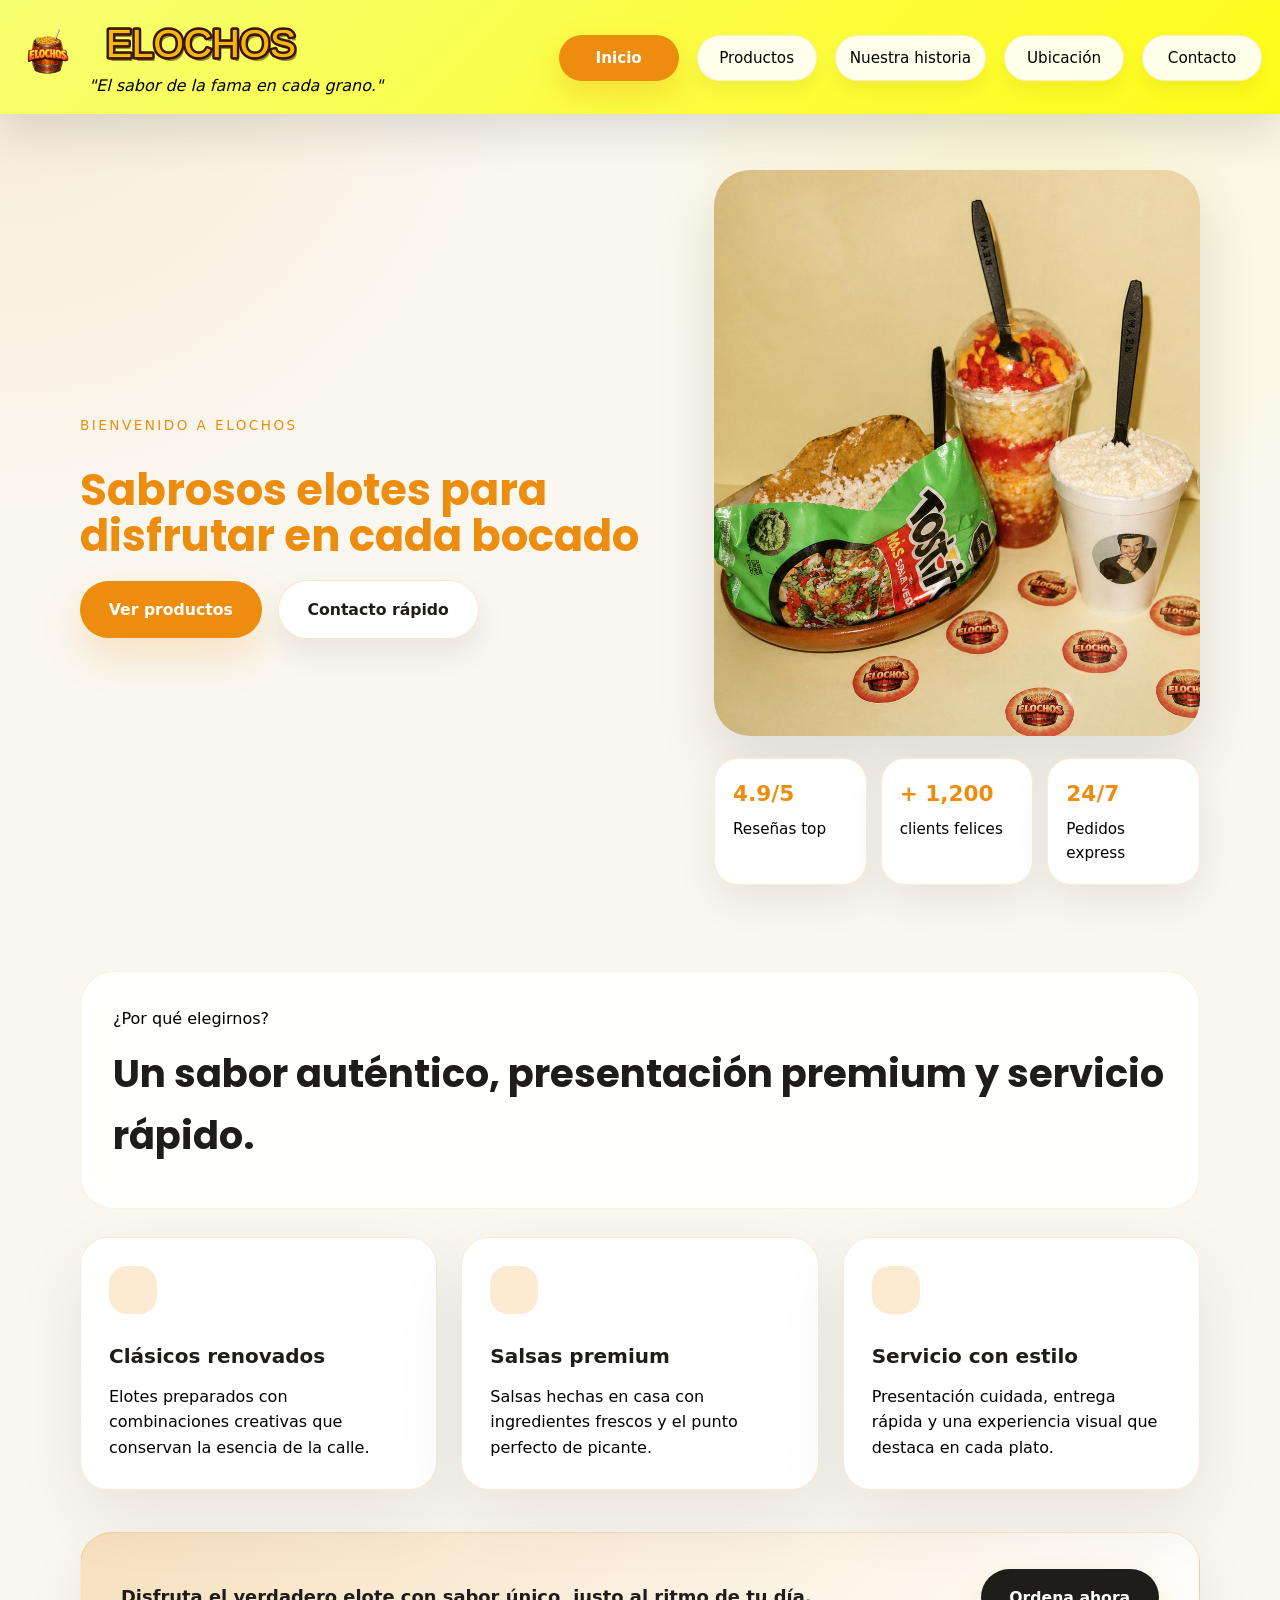
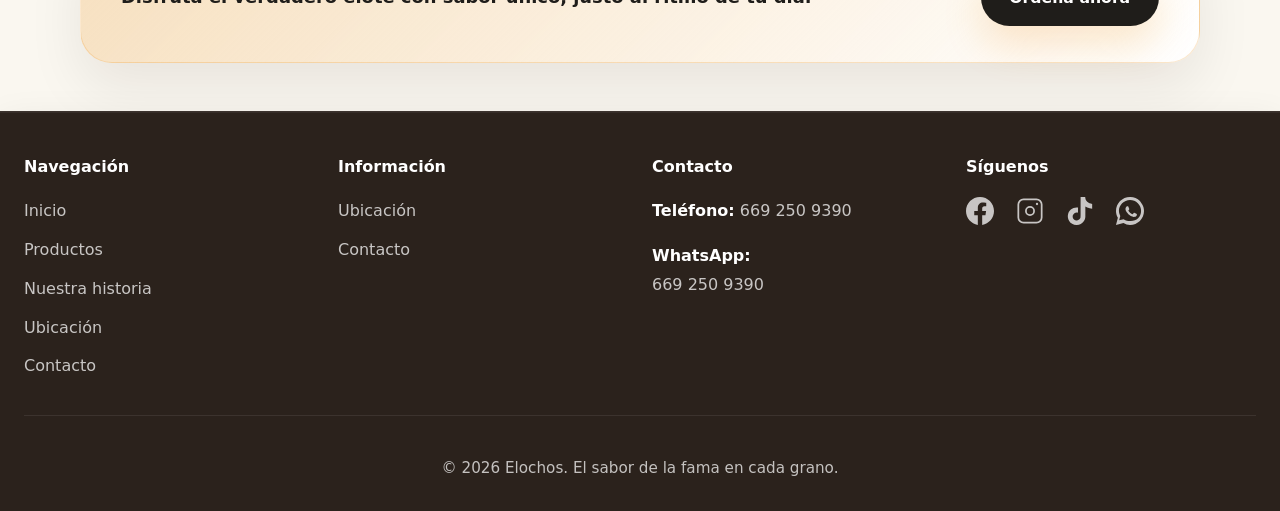
<file: index.html>
<!DOCTYPE html>
<html lang="es">
<head>
  <meta charset="UTF-8" />
  <meta name="viewport" content="width=device-width, initial-scale=1.0" />
  <title>Elochos | El sabor de la fama</title>
  <link rel="stylesheet" href="static/css/home.css" />
</head>
<body>
  <header class="site-header">
    <div class="brand">
      <a href="index.html">
        <img src="static/img/elochoslogo.png" alt="Logo Elochos" class="logo" />
      </a>
      <div>
        <img src="static/img/elochostexto.svg" alt="Elochos" class="logo-text" />
        <p>El sabor de la fama en cada grano.</p>
      </div>
    </div>
    <nav id="site-menu" class="site-nav nav-links" aria-label="Menú principal">
      <a href="index.html" class="active">Inicio</a>
      <a href="templates/productos.html">Productos</a>
      <a href="templates/historia.html">Nuestra historia</a>
      <a href="templates/ubicacion.html">Ubicación</a>
      <a href="templates/contacto.html">Contacto</a>
    </nav>
    <button class="hamburger" aria-expanded="false" aria-controls="site-menu" aria-label="Abrir menú desplegable">
      <span>Menú desplegable</span>
    </button>
  </header>

  <main class="page-content">
    <section class="hero">
      <div class="hero-copy">
        <p class="eyebrow">Bienvenido a Elochos</p>
        <h2>Sabrosos elotes para disfrutar en cada bocado</h2>
        <div class="hero-actions">
          <a class="button" href="templates/productos.html">Ver productos</a>
          <a class="button secondary" href="templates/contacto.html">Contacto rápido</a>
        </div>
      </div>
      <div class="hero-media">
        <img src="static/img/productos/tresproductos.jpeg" alt="Elote Elochito" />
        <div class="hero-stats">
          <div>
            <strong>4.9/5</strong>
            <span>Reseñas top</span>
          </div>
          <div>
            <strong>+ 1,200</strong>
            <span>clients felices</span>
          </div>
          <div>
            <strong>24/7</strong>
            <span>Pedidos express</span>
          </div>
        </div>
      </div>
    </section>

    <section class="section-heading">
      <p class="eyebrow">¿Por qué elegirnos?</p>
      <h2>Un sabor auténtico, presentación premium y servicio rápido.</h2>
    </section>

    <section class="feature-grid">
      <article>
        <span class="feature-icon"></span>
        <h3>Clásicos renovados</h3>
        <p>Elotes preparados con combinaciones creativas que conservan la esencia de la calle.</p>
      </article>
      <article>
        <span class="feature-icon"></span>
        <h3>Salsas premium</h3>
        <p>Salsas hechas en casa con ingredientes frescos y el punto perfecto de picante.</p>
      </article>
      <article>
        <span class="feature-icon"></span>
        <h3>Servicio con estilo</h3>
        <p>Presentación cuidada, entrega rápida y una experiencia visual que destaca en cada plato.</p>
      </article>
    </section>

    <section class="cta-banner">
      <div>
        <p>Disfruta el verdadero elote con sabor único, justo al ritmo de tu día.</p>
        <a class="button alt" href="templates/productos.html">Ordena ahora</a>
      </div>
    </section>
    
  </main>

  <footer class="site-footer">
    <div class="footer-grid">
      <div class="footer-column">
        <h4>Navegación</h4>
        <a href="index.html">Inicio</a>
        <a href="templates/productos.html">Productos</a>
        <a href="templates/historia.html">Nuestra historia</a>
        <a href="templates/ubicacion.html">Ubicación</a>
        <a href="templates/contacto.html">Contacto</a>
      </div>

      <div class="footer-column">
        <h4>Información</h4>
        <a href="templates/ubicacion.html">Ubicación</a>
        <a href="templates/contacto.html">Contacto</a>
      </div>

      <div class="footer-column">
        <h4>Contacto</h4>
        <p><strong>Teléfono:</strong> 669 250 9390</p>
        <p><strong>WhatsApp:</strong> <a href="https://wa.me/6692509390">669 250 9390</a></p>
      </div>

      <div class="footer-column">
        <h4>Síguenos</h4>
        <div class="footer-social">
          <a class="social-link" href="https://www.facebook.com/share/1BVQnHbkHA/?mibextid=wwXIfr" target="_blank" rel="noopener" aria-label="Facebook">
            <svg class="icon" viewBox="0 0 24 24" fill="currentColor" xmlns="http://www.w3.org/2000/svg" aria-hidden="true">
              <path d="M24 12.073c0-6.627-5.373-12-12-12s-12 5.373-12 12c0 5.99 4.388 10.954 10.125 11.854v-8.385H7.078v-3.47h3.047V9.43c0-3.007 1.792-4.669 4.533-4.669 1.312 0 2.686.235 2.686.235v2.953H15.83c-1.491 0-1.956.925-1.956 1.874v2.25h3.328l-.532 3.47h-2.796v8.385C19.612 23.027 24 18.062 24 12.073z"/>
            </svg>
          </a>
          <a class="social-link" href="https://www.instagram.com/elochos__/" target="_blank" rel="noopener" aria-label="Instagram">
            <svg class="icon" viewBox="0 0 24 24" fill="currentColor" xmlns="http://www.w3.org/2000/svg" aria-hidden="true">
              <rect x="2" y="2" width="20" height="20" rx="4.5" fill="none" stroke="currentColor" stroke-width="1.5"/>
              <circle cx="12" cy="12" r="3.5" fill="none" stroke="currentColor" stroke-width="1.5"/>
              <circle cx="18" cy="6" r="1" fill="currentColor"/>
            </svg>
          </a>
          <a class="social-link" href="https://www.tiktok.com/@elochos__/" target="_blank" rel="noopener" aria-label="TikTok">
            <svg class="icon" viewBox="0 0 24 24" fill="currentColor" xmlns="http://www.w3.org/2000/svg" aria-hidden="true">
              <path d="M12.525.02c1.31-.02 2.61-.01 3.91-.02.08 1.53.63 3.09 1.75 4.17 1.12 1.11 2.7 1.62 4.24 1.79v4.03c-1.44-.05-2.89-.35-4.2-.97-.57-.26-1.1-.59-1.62-.93-.01 2.92.01 5.84-.02 8.75-.08 1.4-.54 2.79-1.35 3.94-1.31 1.92-3.58 3.17-5.91 3.21-1.43.08-2.86-.31-4.08-1.03-2.02-1.19-3.44-3.37-3.65-5.71-.02-.5-.03-1-.01-1.49.18-1.9 1.12-3.72 2.58-4.96 1.66-1.44 3.98-2.13 6.15-1.72.02 1.48-.04 2.96-.04 4.44-.99-.32-2.15-.23-3.02.37-.63.41-1.11 1.04-1.36 1.75-.21.51-.15 1.07-.14 1.61.24 1.64 1.82 3.02 3.5 2.87 1.12-.01 2.19-.66 2.77-1.61.19-.33.4-.67.41-1.06.1-1.79.06-3.57.07-5.36.01-4.03-.01-8.05.02-12.07z"/>
            </svg>
          </a>
          <a class="social-link" href="https://wa.me/6692509390" target="_blank" rel="noopener" aria-label="WhatsApp">
            <svg class="icon" viewBox="0 0 24 24" fill="currentColor" xmlns="http://www.w3.org/2000/svg" aria-hidden="true">
              <path d="M20.52 3.48A11.86 11.86 0 0012 0C5.37 0 0 5.37 0 12c0 2.1.55 4.1 1.6 5.82L0 24l6.38-1.66A11.94 11.94 0 0012 24c6.63 0 12-5.37 12-12 0-1.98-.52-3.84-1.48-5.52zm-8.58 17.1c-1.8 0-3.55-.48-5.08-1.38l-.36-.21-3.78.98.96-3.68-.23-.37A9.53 9.53 0 012.5 12c0-5.2 4.22-9.5 9.5-9.5 2.54 0 4.92.99 6.7 2.8A9.4 9.4 0 0121.5 12c0 5.2-4.22 8.98-9.56 8.58z"/>
              <path d="M17.4 14.38c-.24-.12-1.42-.7-1.64-.78-.22-.08-.38-.12-.54.12-.16.24-.62.78-.76.94-.14.16-.28.18-.52.06-.24-.12-1.02-.38-1.94-1.2-.72-.64-1.2-1.42-1.34-1.66-.14-.24-.02-.36.1-.48.1-.1.24-.26.36-.4.12-.14.16-.24.24-.4.08-.16.04-.3-.02-.42-.06-.12-.54-1.3-.74-1.78-.2-.46-.4-.4-.54-.4-.14 0-.3 0-.46 0-.16 0-.42.06-.64.3-.22.24-.84.82-.84 2 0 1.18.86 2.32.98 2.48.12.16 1.7 2.6 4.12 3.64.58.25 1.03.4 1.38.52.58.2 1.1.17 1.52.1.46-.08 1.42-.58 1.62-1.14.2-.56.2-1.04.14-1.14-.06-.12-.22-.18-.46-.3z"/>
            </svg>
          </a>
        </div>
      </div>
    </div>
    <div class="footer-bottom">
      <p class="footer-note">© 2026 Elochos. El sabor de la fama en cada grano.</p>
    </div>
  </footer>
  <script src="static/js/menu.js"></script>
</body>
</html>
</file>
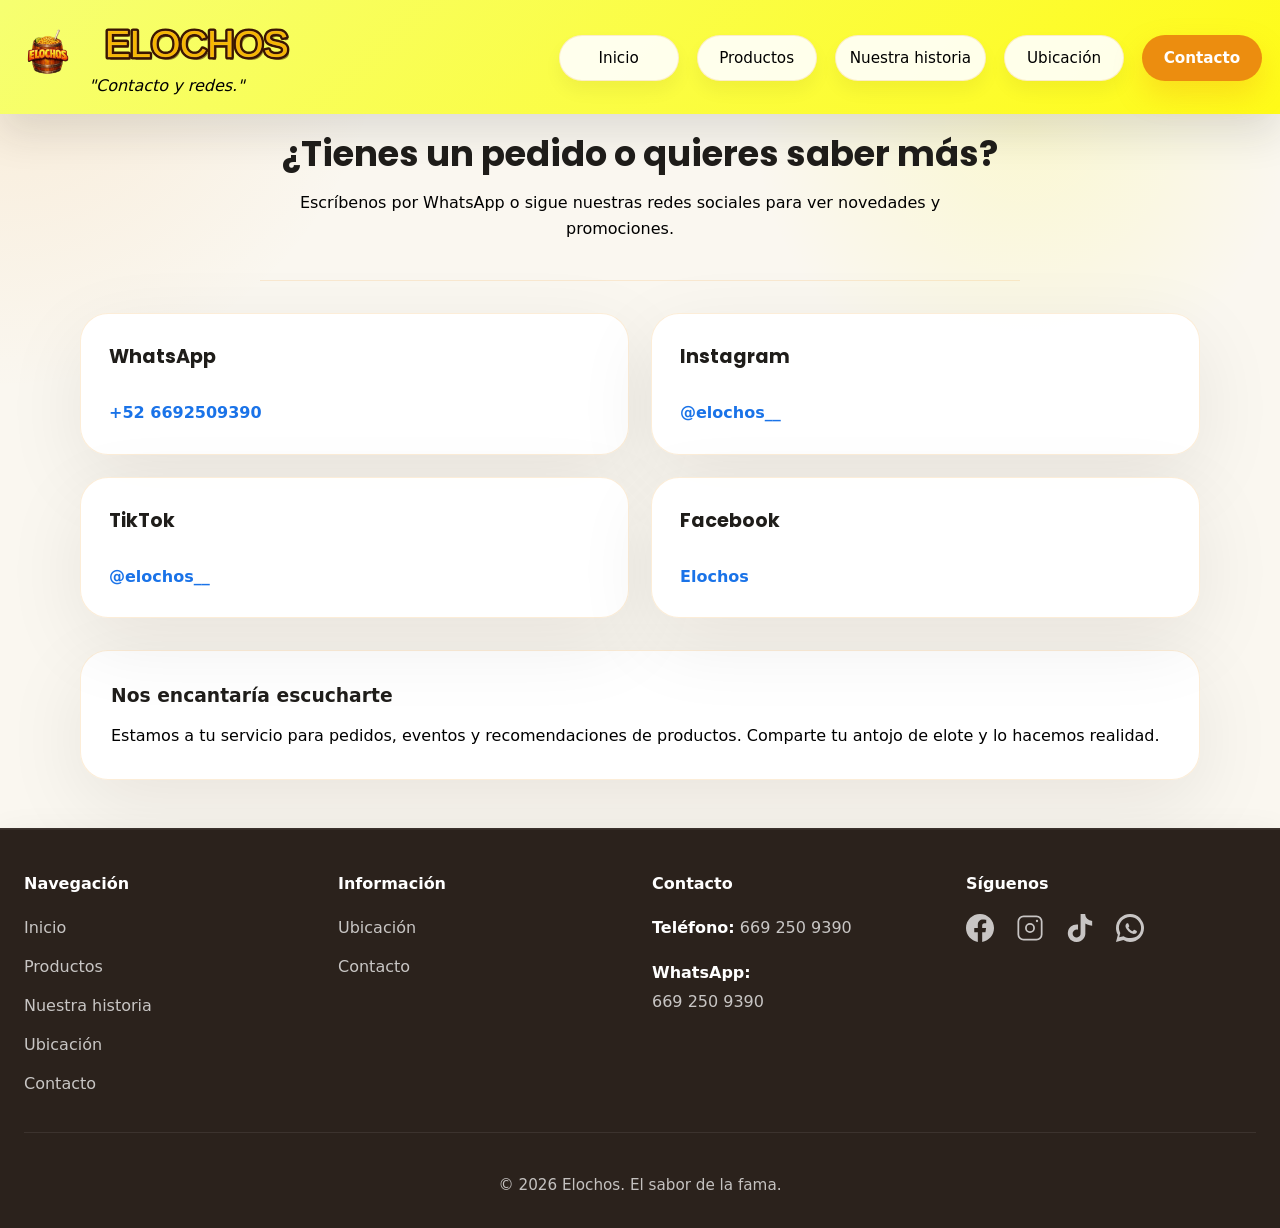
<file: templates/contacto.html>
<!DOCTYPE html>
<html lang="es">
<head>
  <meta charset="UTF-8" />
  <meta name="viewport" content="width=device-width, initial-scale=1.0" />
  <title>Contacto | Elochos</title>
  <link rel="stylesheet" href="../static/css/contacto.css" />
</head>
<body>
  <header class="site-header">
    <div class="brand">
      <a href="../index.html">
        <img src="../static/img/elochoslogo.png" alt="Logo Elochos" class="logo" />
      </a>
      <div>
          <img src="../static/img/elochostexto.svg" alt="Elochos" class="logo-text" />
        <p>Contacto y redes.</p>
      </div>
    </div>
    <nav id="site-menu" class="site-nav nav-links" aria-label="Menú principal">
      <a href="../index.html">Inicio</a>
      <a href="productos.html">Productos</a>
      <a href="historia.html">Nuestra historia</a>
      <a href="ubicacion.html">Ubicación</a>
      <a href="contacto.html" class="active">Contacto</a>
    </nav>
    <button class="hamburger" aria-expanded="false" aria-controls="site-menu" aria-label="Abrir menú desplegable">
      <span>Menú desplegable</span>
    </button>
  </header>
  
  <main class="page-content">
    <section class="section-heading">
      <h2>¿Tienes un pedido o quieres saber más?</h2>
      <p>Escríbenos por WhatsApp o sigue nuestras redes sociales para ver novedades y promociones.</p>
    </section>

    <section class="contact-grid">
      <article>
        <h3>WhatsApp</h3>
        <a href="https://wa.me/6692509390" target="_blank" rel="noopener">+52 6692509390</a>
      </article>
      <article>
        <h3>Instagram</h3>
        <a href="https://www.instagram.com/elochos__/" target="_blank" rel="noopener">@elochos__</a>
      </article>
      <article>
        <h3>TikTok</h3>
        <a href="https://www.tiktok.com/@elochos3?is_from_webapp=1&sender_device=pc" target="_blank" rel="noopener">@elochos__</a>
      </article>
      <article>
        <h3>Facebook</h3>
        <a href="https://www.facebook.com/share/1D2FkH1c2C/" target="_blank" rel="noopener">Elochos</a>
      </article>
    </section>

    <section class="contact-note">
      <h3>Nos encantaría escucharte</h3>
      <p>Estamos a tu servicio para pedidos, eventos y recomendaciones de productos. Comparte tu antojo de elote y lo hacemos realidad.</p>
    </section>
  </main>

  <footer class="site-footer">
    <div class="footer-grid">
      <div class="footer-column">
        <h4>Navegación</h4>
        <a href="../index.html">Inicio</a>
        <a href="productos.html">Productos</a>
        <a href="historia.html">Nuestra historia</a>
        <a href="ubicacion.html">Ubicación</a>
        <a href="contacto.html">Contacto</a>
      </div>

      <div class="footer-column">
        <h4>Información</h4>
        <a href="ubicacion.html">Ubicación</a>
        <a href="contacto.html">Contacto</a>
      </div>

      <div class="footer-column">
        <h4>Contacto</h4>
        <p><strong>Teléfono:</strong> 669 250 9390</p>
        <p><strong>WhatsApp:</strong> <a href="https://wa.me/6692509390">669 250 9390</a></p>
      </div>

      <div class="footer-column">
        <h4>Síguenos</h4>
        <div class="footer-social">
          <a class="social-link" href="https://www.facebook.com/share/1BVQnHbkHA/?mibextid=wwXIfr" target="_blank" rel="noopener" aria-label="Facebook">
            <svg class="icon" viewBox="0 0 24 24" fill="currentColor" xmlns="http://www.w3.org/2000/svg" aria-hidden="true">
              <path d="M24 12.073c0-6.627-5.373-12-12-12s-12 5.373-12 12c0 5.99 4.388 10.954 10.125 11.854v-8.385H7.078v-3.47h3.047V9.43c0-3.007 1.792-4.669 4.533-4.669 1.312 0 2.686.235 2.686.235v2.953H15.83c-1.491 0-1.956.925-1.956 1.874v2.25h3.328l-.532 3.47h-2.796v8.385C19.612 23.027 24 18.062 24 12.073z"/>
            </svg>
          </a>
          <a class="social-link" href="https://www.instagram.com/elochos__/" target="_blank" rel="noopener" aria-label="Instagram">
            <svg class="icon" viewBox="0 0 24 24" fill="currentColor" xmlns="http://www.w3.org/2000/svg" aria-hidden="true">
              <rect x="2" y="2" width="20" height="20" rx="4.5" fill="none" stroke="currentColor" stroke-width="1.5"/>
              <circle cx="12" cy="12" r="3.5" fill="none" stroke="currentColor" stroke-width="1.5"/>
              <circle cx="18" cy="6" r="1" fill="currentColor"/>
            </svg>
          </a>
          <a class="social-link" href="https://www.tiktok.com/@elochos__/" target="_blank" rel="noopener" aria-label="TikTok">
            <svg class="icon" viewBox="0 0 24 24" fill="currentColor" xmlns="http://www.w3.org/2000/svg" aria-hidden="true">
              <path d="M12.525.02c1.31-.02 2.61-.01 3.91-.02.08 1.53.63 3.09 1.75 4.17 1.12 1.11 2.7 1.62 4.24 1.79v4.03c-1.44-.05-2.89-.35-4.2-.97-.57-.26-1.1-.59-1.62-.93-.01 2.92.01 5.84-.02 8.75-.08 1.4-.54 2.79-1.35 3.94-1.31 1.92-3.58 3.17-5.91 3.21-1.43.08-2.86-.31-4.08-1.03-2.02-1.19-3.44-3.37-3.65-5.71-.02-.5-.03-1-.01-1.49.18-1.9 1.12-3.72 2.58-4.96 1.66-1.44 3.98-2.13 6.15-1.72.02 1.48-.04 2.96-.04 4.44-.99-.32-2.15-.23-3.02.37-.63.41-1.11 1.04-1.36 1.75-.21.51-.15 1.07-.14 1.61.24 1.64 1.82 3.02 3.5 2.87 1.12-.01 2.19-.66 2.77-1.61.19-.33.4-.67.41-1.06.1-1.79.06-3.57.07-5.36.01-4.03-.01-8.05.02-12.07z"/>
            </svg>
          </a>
          <a class="social-link" href="https://wa.me/6692509390" target="_blank" rel="noopener" aria-label="WhatsApp">
            <svg class="icon" viewBox="0 0 24 24" fill="currentColor" xmlns="http://www.w3.org/2000/svg" aria-hidden="true">
              <path d="M20.52 3.48A11.86 11.86 0 0012 0C5.37 0 0 5.37 0 12c0 2.1.55 4.1 1.6 5.82L0 24l6.38-1.66A11.94 11.94 0 0012 24c6.63 0 12-5.37 12-12 0-1.98-.52-3.84-1.48-5.52zm-8.58 17.1c-1.8 0-3.55-.48-5.08-1.38l-.36-.21-3.78.98.96-3.68-.23-.37A9.53 9.53 0 012.5 12c0-5.2 4.22-9.5 9.5-9.5 2.54 0 4.92.99 6.7 2.8A9.4 9.4 0 0121.5 12c0 5.2-4.22 8.98-9.56 8.58z"/>
              <path d="M17.4 14.38c-.24-.12-1.42-.7-1.64-.78-.22-.08-.38-.12-.54.12-.16.24-.62.78-.76.94-.14.16-.28.18-.52.06-.24-.12-1.02-.38-1.94-1.2-.72-.64-1.2-1.42-1.34-1.66-.14-.24-.02-.36.1-.48.1-.1.24-.26.36-.4.12-.14.16-.24.24-.4.08-.16.04-.3-.02-.42-.06-.12-.54-1.3-.74-1.78-.2-.46-.4-.4-.54-.4-.14 0-.3 0-.46 0-.16 0-.42.06-.64.3-.22.24-.84.82-.84 2 0 1.18.86 2.32.98 2.48.12.16 1.7 2.6 4.12 3.64.58.25 1.03.4 1.38.52.58.2 1.1.17 1.52.1.46-.08 1.42-.58 1.62-1.14.2-.56.2-1.04.14-1.14-.06-.12-.22-.18-.46-.3z"/>
            </svg>
          </a>
        </div>
      </div>
    </div>
    <div class="footer-bottom">
      <p class="footer-note">© 2026 Elochos. El sabor de la fama.</p>
    </div>
  </footer>
  <script src="../static/js/menu.js"></script>
</body>
</html>
</file>
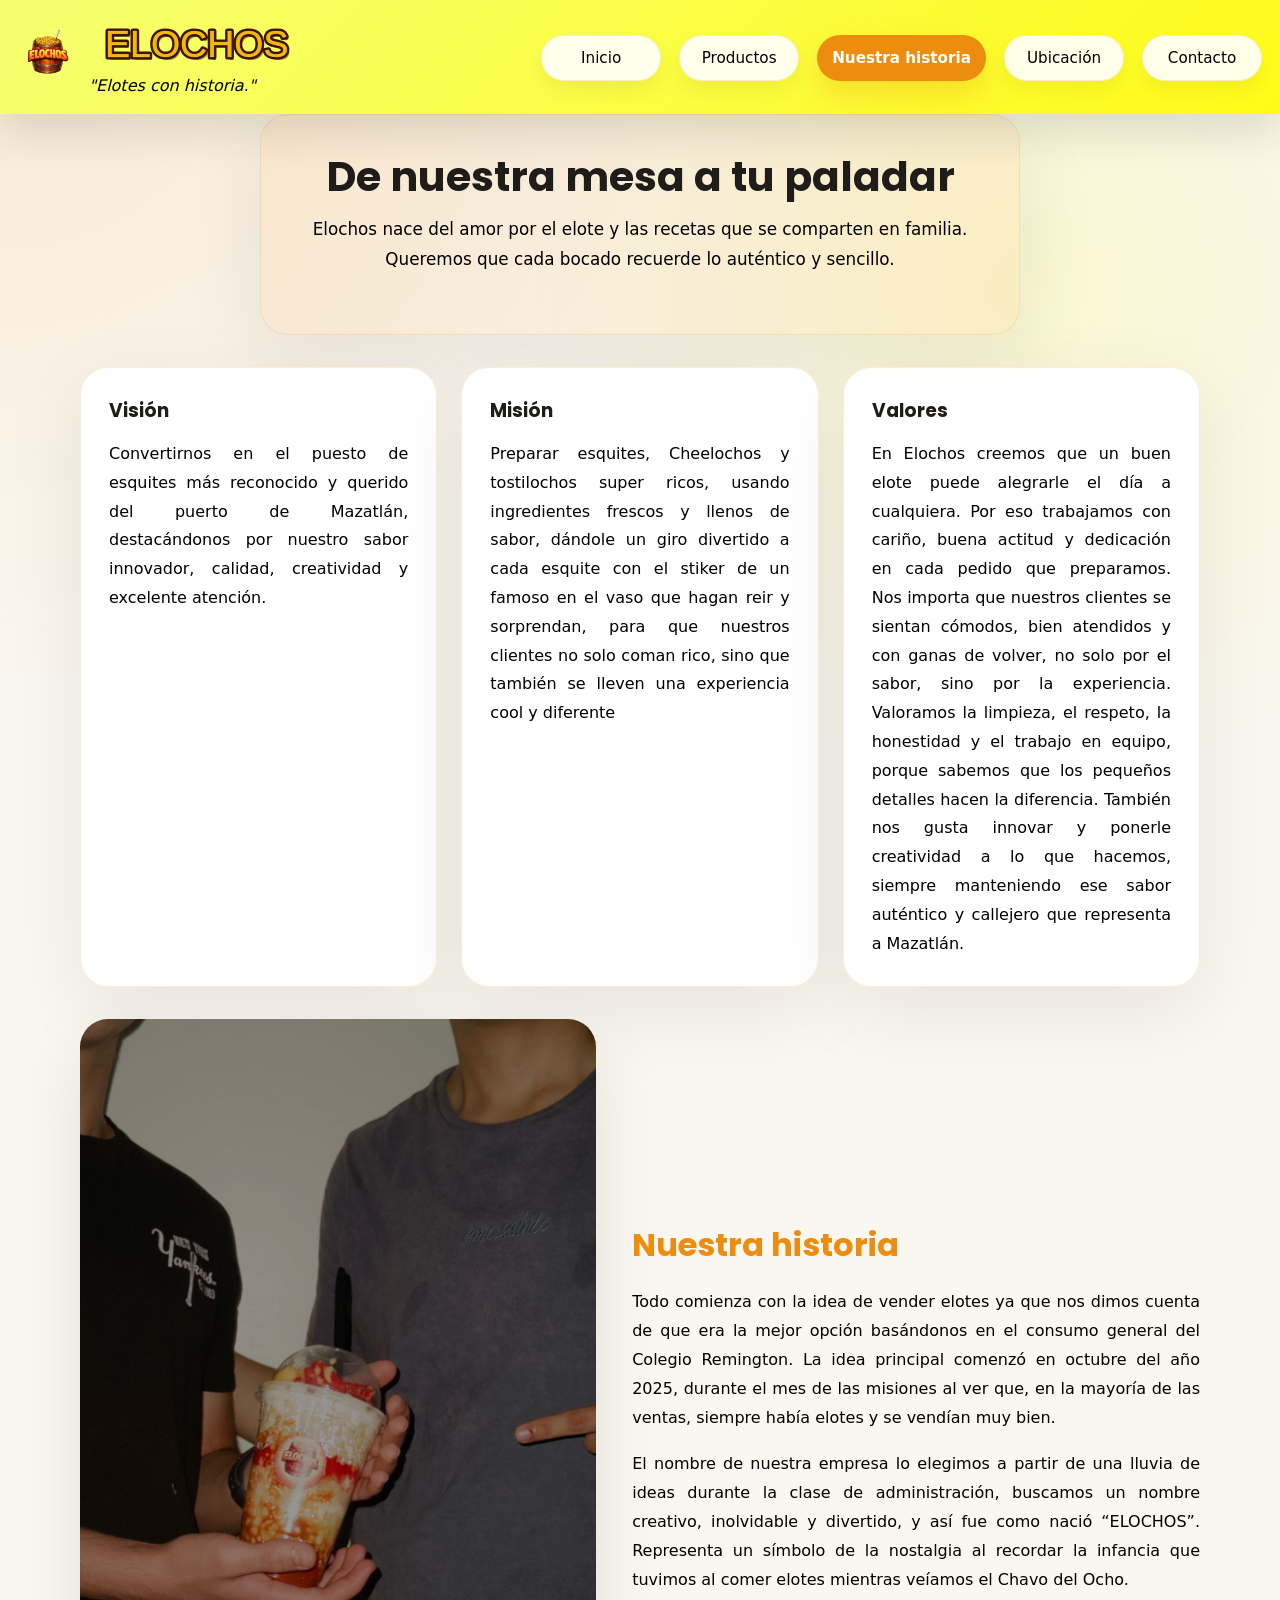
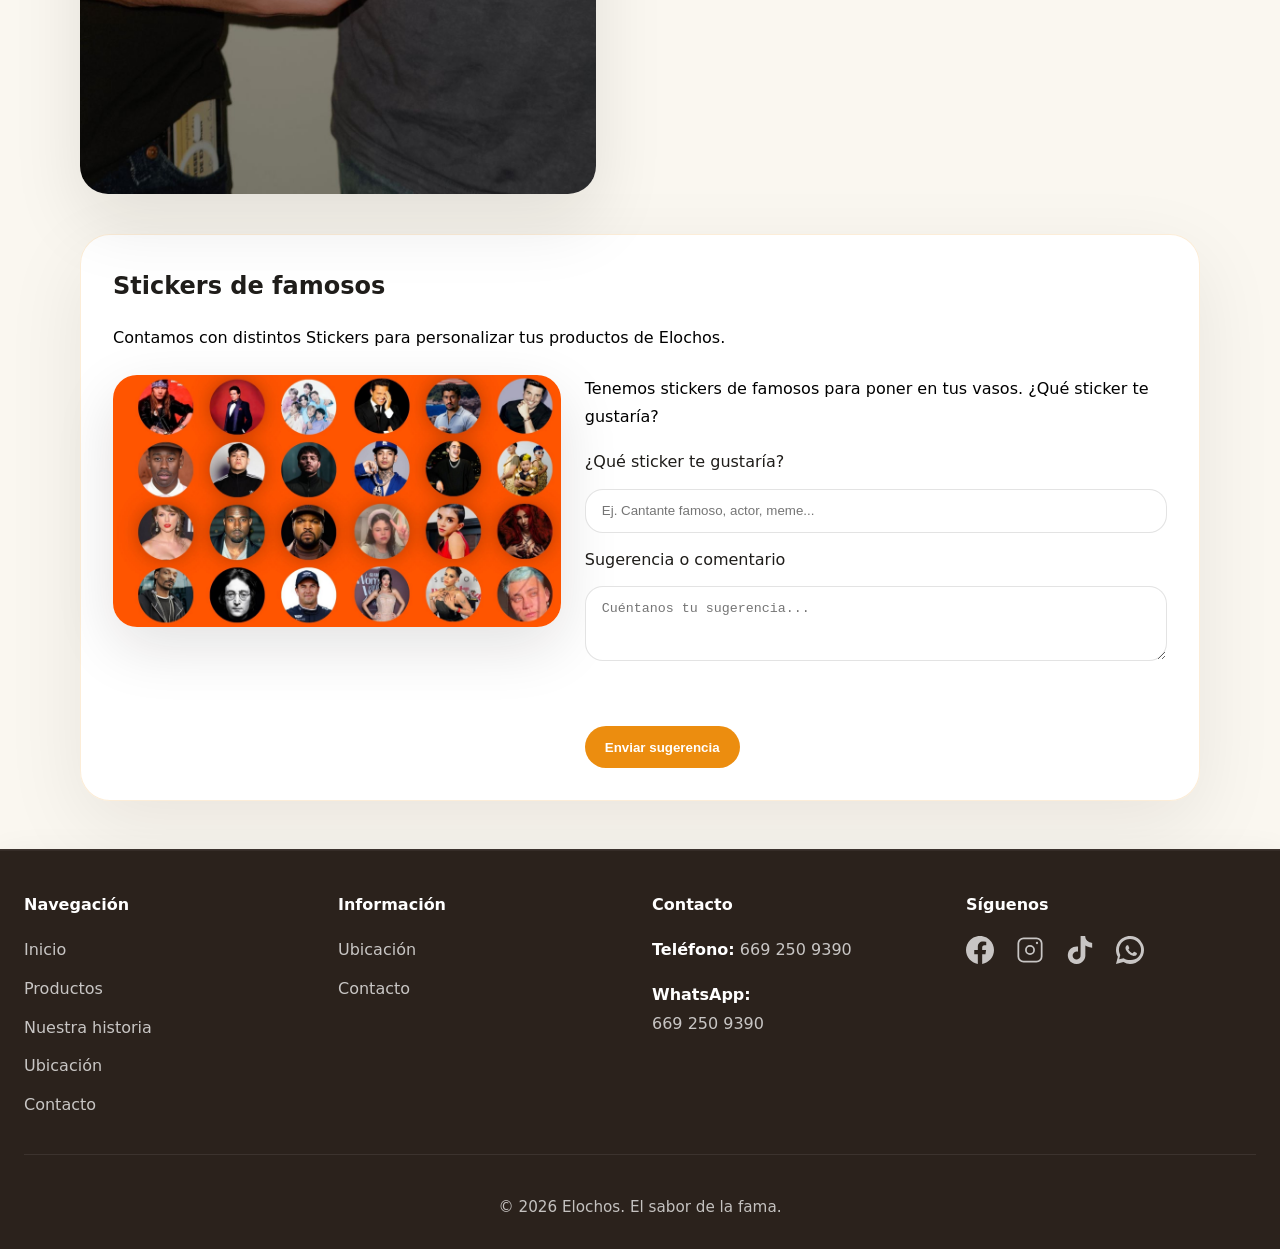
<file: templates/historia.html>
<!DOCTYPE html>
<html lang="es">
<head>
  <meta charset="UTF-8" />
  <meta name="viewport" content="width=device-width, initial-scale=1.0" />
  <title>Nuestra historia | Elochos</title>
  <link rel="stylesheet" href="../static/css/historia.css" />
</head>
<body>
  <header class="site-header">
    <div class="brand">
      <a href="../index.html">
        <img src="../static/img/elochoslogo.png" alt="Logo Elochos" class="logo" />
      </a>
      <div>
        <img src="../static/img/elochostexto.svg" alt="Elochos" class="logo-text" />
        <p>Elotes con historia.</p>
      </div>
    </div>
    <nav id="site-menu" class="site-nav nav-links" aria-label="Menú principal">
      <a href="../index.html">Inicio</a>
      <a href="productos.html">Productos</a>
      <a href="historia.html" class="active">Nuestra historia</a>
      <a href="ubicacion.html">Ubicación</a>
      <a href="contacto.html">Contacto</a>
    </nav>
    <button class="hamburger" aria-expanded="false" aria-controls="site-menu" aria-label="Abrir menú desplegable">
      <span>Menú desplegable</span>
    </button>
  </header>

  <main class="page-content">
    <section class="section-heading">
      <h2>De nuestra mesa a tu paladar</h2>
      <p>Elochos nace del amor por el elote y las recetas que se comparten en familia. Queremos que cada bocado recuerde lo auténtico y sencillo.</p>
    </section>


    <section class="story-grid">
      <article>
        <h3>Visión</h3>
        <p>Convertirnos en el puesto de esquites más reconocido y querido del puerto de Mazatlán, destacándonos por nuestro sabor innovador, calidad, creatividad y excelente atención.</p>
      </article>
      <article>
        <h3>Misión</h3>
        <p>Preparar esquites, Cheelochos y tostilochos super ricos, usando ingredientes frescos y llenos de sabor, dándole un giro divertido a cada esquite con el stiker de un famoso en el vaso que hagan reir y sorprendan, para que nuestros clientes no solo coman rico, sino que también se lleven una experiencia cool y diferente</p>
      </article>
      <article>
        <h3>Valores</h3>
        <p>En Elochos creemos que un buen elote puede alegrarle el día a cualquiera. Por eso trabajamos con cariño, buena actitud y dedicación en cada pedido que preparamos. Nos importa que nuestros clientes se sientan cómodos, bien atendidos y con ganas de volver, no solo por el sabor, sino por la experiencia. Valoramos la limpieza, el respeto, la honestidad y el trabajo en equipo, porque sabemos que los pequeños detalles hacen la diferencia. También nos gusta innovar y ponerle creatividad a lo que hacemos, siempre manteniendo ese sabor auténtico y callejero que representa a Mazatlán.</p>
      </article>
    </section>

    <section class="image-panel">
      <img src="../static/img/nosotros.jpeg" alt="Sobre nosotros" />
      <div>
        <h3>Nuestra historia</h3>
        <p>Todo comienza con la idea de vender elotes ya que nos dimos cuenta de que era la mejor opción basándonos en el consumo general del Colegio Remington.
La idea principal comenzó en octubre del año 2025, durante el mes de las misiones al ver que, en la mayoría de las ventas, siempre había elotes y se vendían muy bien.</p>
        <p>El nombre de nuestra empresa lo elegimos a partir de una lluvia de ideas durante la clase de administración, buscamos un nombre creativo, inolvidable y divertido, y así fue como nació “ELOCHOS”.
Representa un símbolo de la nostalgia al recordar la infancia que tuvimos al comer elotes mientras veíamos el Chavo del Ocho.</p>
      </div>
    </section>
    <section class="stickers-section stickers-bottom">
      <h2>Stickers de famosos</h2>
      <p>Contamos con distintos Stickers para personalizar tus productos de Elochos.</p>
      <div class="stickers-content">
        <div class="stickers-image">
          <img src="../static/img/famosos.jpg" alt="Ejemplo de stickers de famosos" />
        </div>
        <div class="stickers-info">
          <p>Tenemos stickers de famosos para poner en tus vasos. ¿Qué sticker te gustaría?</p>
          <form class="sticker-form" action="#" method="post" novalidate>
            <label for="sticker-choice">¿Qué sticker te gustaría?</label>
            <input type="text" id="sticker-choice" name="sticker-choice" placeholder="Ej. Cantante famoso, actor, meme..." />
            <label for="sticker-suggestion">Sugerencia o comentario</label>
            <textarea id="sticker-suggestion" name="sticker-suggestion" rows="3" placeholder="Cuéntanos tu sugerencia..."></textarea>
            <div class="form-feedback" aria-live="polite"></div>
            <button type="submit">Enviar sugerencia</button>
          </form>
        </div>
      </div>
    </section>

  </main>

  <footer class="site-footer">
    <div class="footer-grid">
      <div class="footer-column">
        <h4>Navegación</h4>
        <a href="../index.html">Inicio</a>
        <a href="productos.html">Productos</a>
        <a href="historia.html">Nuestra historia</a>
        <a href="ubicacion.html">Ubicación</a>
        <a href="contacto.html">Contacto</a>
      </div>

      <div class="footer-column">
        <h4>Información</h4>
        <a href="ubicacion.html">Ubicación</a>
        <a href="contacto.html">Contacto</a>
      </div>

      <div class="footer-column">
        <h4>Contacto</h4>
        <p><strong>Teléfono:</strong> 669 250 9390</p>
        <p><strong>WhatsApp:</strong> <a href="https://wa.me/6692509390">669 250 9390</a></p>
      </div>

      <div class="footer-column">
        <h4>Síguenos</h4>
        <div class="footer-social">
          <a class="social-link" href="https://www.facebook.com/share/1BVQnHbkHA/?mibextid=wwXIfr" target="_blank" rel="noopener" aria-label="Facebook">
            <svg class="icon" viewBox="0 0 24 24" fill="currentColor" xmlns="http://www.w3.org/2000/svg" aria-hidden="true">
              <path d="M24 12.073c0-6.627-5.373-12-12-12s-12 5.373-12 12c0 5.99 4.388 10.954 10.125 11.854v-8.385H7.078v-3.47h3.047V9.43c0-3.007 1.792-4.669 4.533-4.669 1.312 0 2.686.235 2.686.235v2.953H15.83c-1.491 0-1.956.925-1.956 1.874v2.25h3.328l-.532 3.47h-2.796v8.385C19.612 23.027 24 18.062 24 12.073z"/>
            </svg>
          </a>
          <a class="social-link" href="https://www.instagram.com/elochos__/" target="_blank" rel="noopener" aria-label="Instagram">
            <svg class="icon" viewBox="0 0 24 24" fill="currentColor" xmlns="http://www.w3.org/2000/svg" aria-hidden="true">
              <rect x="2" y="2" width="20" height="20" rx="4.5" fill="none" stroke="currentColor" stroke-width="1.5"/>
              <circle cx="12" cy="12" r="3.5" fill="none" stroke="currentColor" stroke-width="1.5"/>
              <circle cx="18" cy="6" r="1" fill="currentColor"/>
            </svg>
          </a>
          <a class="social-link" href="https://www.tiktok.com/@elochos__/" target="_blank" rel="noopener" aria-label="TikTok">
            <svg class="icon" viewBox="0 0 24 24" fill="currentColor" xmlns="http://www.w3.org/2000/svg" aria-hidden="true">
              <path d="M12.525.02c1.31-.02 2.61-.01 3.91-.02.08 1.53.63 3.09 1.75 4.17 1.12 1.11 2.7 1.62 4.24 1.79v4.03c-1.44-.05-2.89-.35-4.2-.97-.57-.26-1.1-.59-1.62-.93-.01 2.92.01 5.84-.02 8.75-.08 1.4-.54 2.79-1.35 3.94-1.31 1.92-3.58 3.17-5.91 3.21-1.43.08-2.86-.31-4.08-1.03-2.02-1.19-3.44-3.37-3.65-5.71-.02-.5-.03-1-.01-1.49.18-1.9 1.12-3.72 2.58-4.96 1.66-1.44 3.98-2.13 6.15-1.72.02 1.48-.04 2.96-.04 4.44-.99-.32-2.15-.23-3.02.37-.63.41-1.11 1.04-1.36 1.75-.21.51-.15 1.07-.14 1.61.24 1.64 1.82 3.02 3.5 2.87 1.12-.01 2.19-.66 2.77-1.61.19-.33.4-.67.41-1.06.1-1.79.06-3.57.07-5.36.01-4.03-.01-8.05.02-12.07z"/>
            </svg>
          </a>
          <a class="social-link" href="https://wa.me/6692509390" target="_blank" rel="noopener" aria-label="WhatsApp">
            <svg class="icon" viewBox="0 0 24 24" fill="currentColor" xmlns="http://www.w3.org/2000/svg" aria-hidden="true">
              <path d="M20.52 3.48A11.86 11.86 0 0012 0C5.37 0 0 5.37 0 12c0 2.1.55 4.1 1.6 5.82L0 24l6.38-1.66A11.94 11.94 0 0012 24c6.63 0 12-5.37 12-12 0-1.98-.52-3.84-1.48-5.52zm-8.58 17.1c-1.8 0-3.55-.48-5.08-1.38l-.36-.21-3.78.98.96-3.68-.23-.37A9.53 9.53 0 012.5 12c0-5.2 4.22-9.5 9.5-9.5 2.54 0 4.92.99 6.7 2.8A9.4 9.4 0 0121.5 12c0 5.2-4.22 8.98-9.56 8.58z"/>
              <path d="M17.4 14.38c-.24-.12-1.42-.7-1.64-.78-.22-.08-.38-.12-.54.12-.16.24-.62.78-.76.94-.14.16-.28.18-.52.06-.24-.12-1.02-.38-1.94-1.2-.72-.64-1.2-1.42-1.34-1.66-.14-.24-.02-.36.1-.48.1-.1.24-.26.36-.4.12-.14.16-.24.24-.4.08-.16.04-.3-.02-.42-.06-.12-.54-1.3-.74-1.78-.2-.46-.4-.4-.54-.4-.14 0-.3 0-.46 0-.16 0-.42.06-.64.3-.22.24-.84.82-.84 2 0 1.18.86 2.32.98 2.48.12.16 1.7 2.6 4.12 3.64.58.25 1.03.4 1.38.52.58.2 1.1.17 1.52.1.46-.08 1.42-.58 1.62-1.14.2-.56.2-1.04.14-1.14-.06-.12-.22-.18-.46-.3z"/>
            </svg>
          </a>
        </div>
      </div>
    </div>
    <div class="footer-bottom">
      <p class="footer-note">© 2026 Elochos. El sabor de la fama.</p>
    </div>
  </footer>
  <script src="../static/js/menu.js"></script>

  <script>
    document.addEventListener('DOMContentLoaded', function () {
      const form = document.querySelector('.sticker-form');
      const choiceField = document.getElementById('sticker-choice');
      const suggestionField = document.getElementById('sticker-suggestion');
      const feedback = form.querySelector('.form-feedback');

      function showFeedback(message, type) {
        feedback.textContent = message;
        feedback.className = 'form-feedback ' + type;
      }

      form.addEventListener('submit', function (event) {
        event.preventDefault();
        const choiceValue = choiceField.value.trim();
        const suggestionValue = suggestionField.value.trim();

        choiceField.classList.remove('input-error');

        if (!choiceValue) {
          choiceField.classList.add('input-error');
          showFeedback('Falta llenar el campo ¿Qué sticker te gustaría?.', 'error');
          choiceField.focus();
          return;
        }

        showFeedback('Sugerencia enviada con éxito.', 'success');
        form.reset();
      });

      choiceField.addEventListener('input', function () {
        if (choiceField.value.trim()) {
          choiceField.classList.remove('input-error');
          feedback.textContent = '';
          feedback.className = 'form-feedback';
        }
      });
    });
  </script>
</body>
</html>
</file>
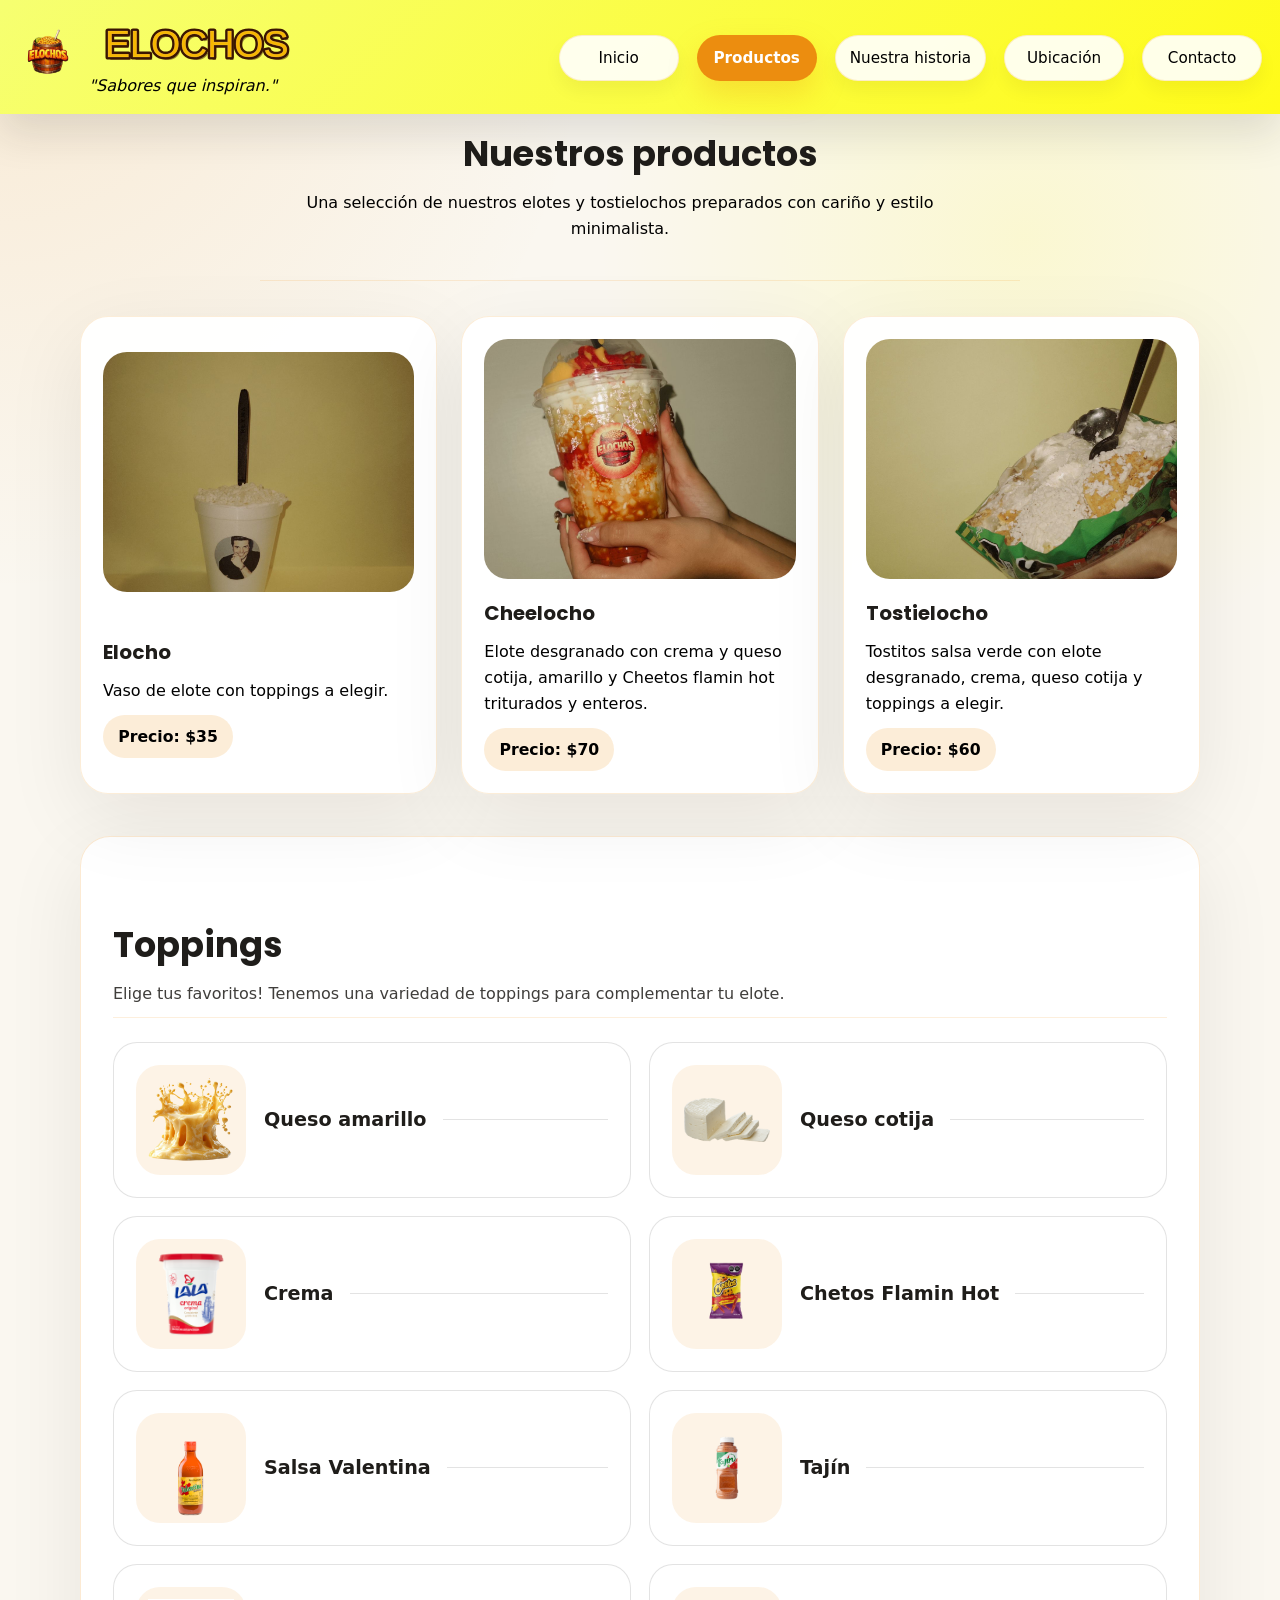
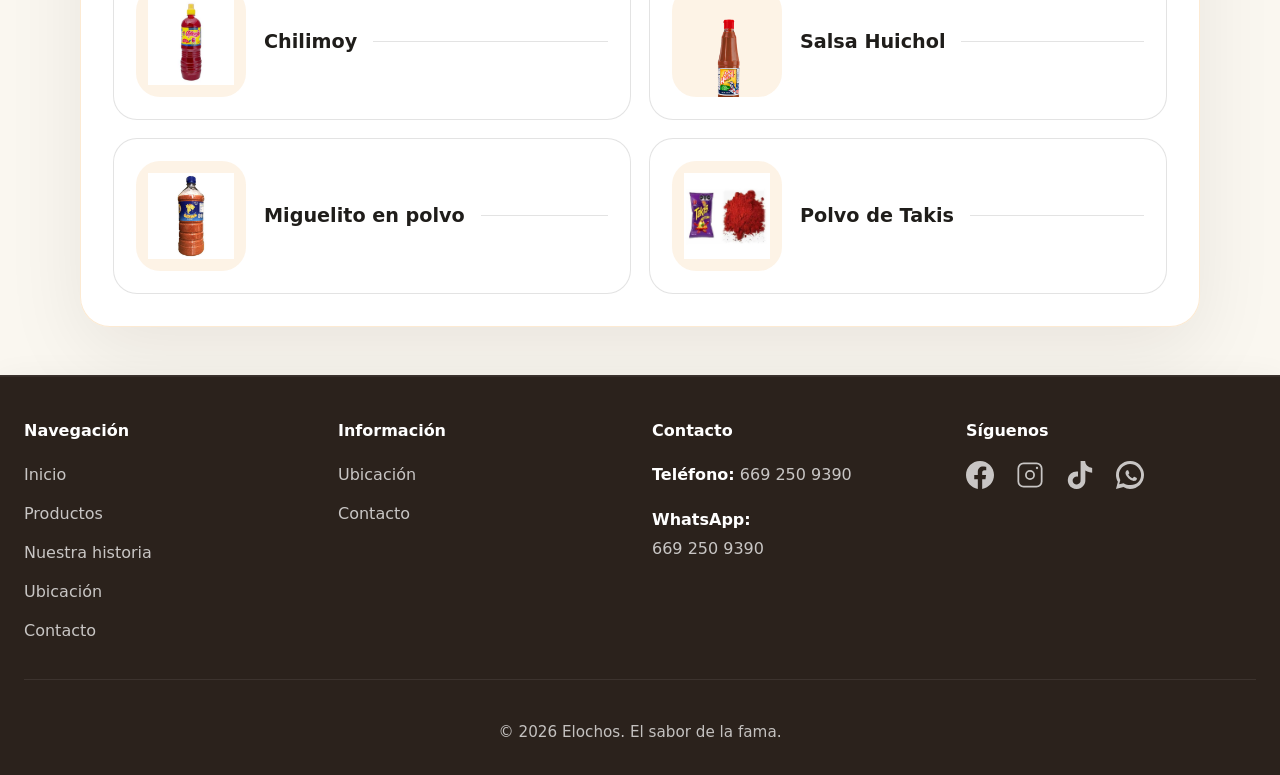
<file: templates/productos.html>
<!DOCTYPE html>
<html lang="es">
<head>
  <meta charset="UTF-8" />
  <meta name="viewport" content="width=device-width, initial-scale=1.0" />
  <title>Productos | Elochos</title>
  <link rel="stylesheet" href="../static/css/productos.css" />
</head>
<body>
  <header class="site-header">
    <div class="brand">
      <a href="../index.html">
        <img src="../static/img/elochoslogo.png" alt="Logo Elochos" class="logo" />
      </a>
      <div>
        <img src="../static/img/elochostexto.svg" alt="Elochos" class="logo-text" />
        <p>Sabores que inspiran.</p>
      </div>
    </div>
    <nav id="site-menu" class="site-nav nav-links" aria-label="Menú principal">
      <a href="../index.html">Inicio</a>
      <a href="productos.html" class="active">Productos</a>
      <a href="historia.html">Nuestra historia</a>
      <a href="ubicacion.html">Ubicación</a>
      <a href="contacto.html">Contacto</a>
    </nav>
    <button class="hamburger" aria-expanded="false" aria-controls="site-menu" aria-label="Abrir menú desplegable">
      <span>Menú desplegable</span>
    </button>
  </header>

  <main class="page-content">
    <section class="section-heading">
      <h2>Nuestros productos</h2>
      <p>Una selección de nuestros elotes y tostielochos preparados con cariño y estilo minimalista.</p>
    </section>

    <section class="product-list">
      <article class="product-card">
        <img src="../static/img/productos/elochito.jpeg" alt="Elochito" />
        <div>
          <h3>Elocho</h3>
          <p>Vaso de elote con toppings a elegir.</p>
          <p class="product-price">Precio: $35</p>
        </div>
      </article>

      <article class="product-card">
        <img src="../static/img/productos/chelocho.jpeg" alt="Cheelocho" />
        <div>
          <h3>Cheelocho</h3>
          <p>Elote desgranado con crema y queso cotija, amarillo y Cheetos flamin hot triturados y enteros.</p>
          <p class="product-price">Precio: $70</p>
        </div>
      </article>

      <article class="product-card">
        <img src="../static/img/productos/tostielocho.jpeg" alt="Tostielocho" />
        <div>
          <h3>Tostielocho</h3>
          <p>Tostitos salsa verde con elote desgranado, crema, queso cotija y toppings a elegir.</p>
          <p class="product-price">Precio: $60</p>
        </div>
      </article>
    </section>

    <section class="toppings-section">
      <div class="toppings-panel">
        <div class="section-heading">
          <h2>Toppings</h2>
          <p>Elige tus favoritos! Tenemos una variedad de toppings para complementar tu elote.</p>
        </div>

        <div class="topping-list">
          <article class="topping-item">
            <div class="topping-preview">
              <img src="../static/img/toppings/quesoamarillo.png" alt="Queso amarillo" />
            </div>
            <div class="topping-details">
              <p>Queso amarillo</p>
              <span class="topping-line"></span>
            </div>
          </article>
          <article class="topping-item">
            <div class="topping-preview">
              <img src="../static/img/toppings/quesocotija.png" alt="Queso cotija" />
            </div>
            <div class="topping-details">
              <p>Queso cotija</p>
              <span class="topping-line"></span>
            </div>
          </article>
          <article class="topping-item">
            <div class="topping-preview">
              <img src="../static/img/toppings/crema.png" alt="Crema" />
            </div>
            <div class="topping-details">
              <p>Crema</p>
              <span class="topping-line"></span>
            </div>
          </article>
          <article class="topping-item">
            <div class="topping-preview">
              <img src="../static/img/toppings/flaminhot.png" alt="Chetos Flaming Hot" />
            </div>
            <div class="topping-details">
              <p>Chetos Flamin Hot</p>
              <span class="topping-line"></span>
            </div>
          </article>
          <article class="topping-item">
            <div class="topping-preview">
              <img src="../static/img/toppings/salsavalentina.png" alt="Salsa Valentina" />
            </div>
            <div class="topping-details">
              <p>Salsa Valentina</p>
              <span class="topping-line"></span>
            </div>
          </article>
          <article class="topping-item">
            <div class="topping-preview">
              <img src="../static/img/toppings/tajin.png" alt="Tajín" />
            </div>
            <div class="topping-details">
              <p>Tajín</p>
              <span class="topping-line"></span>
            </div>
          </article>
          <article class="topping-item">
            <div class="topping-preview">
              <img src="../static/img/toppings/chilimoy.jpg" alt="Chilimoy" />
            </div>
            <div class="topping-details">
              <p>Chilimoy</p>
              <span class="topping-line"></span>
            </div>
          </article>
          <article class="topping-item">
            <div class="topping-preview">
              <img src="../static/img/toppings/salsahuichol.png" alt="Salsa Huichol" />
            </div>
            <div class="topping-details">
              <p>Salsa Huichol</p>
              <span class="topping-line"></span>
            </div>
          </article>
          <article class="topping-item">
            <div class="topping-preview">
              <img src="../static/img/toppings/miguelitoenpolvo.jpeg" alt="Miguelito en polvo" />
            </div>
            <div class="topping-details">
              <p>Miguelito en polvo</p>
              <span class="topping-line"></span>
            </div>
          </article>
          <article class="topping-item">
            <div class="topping-preview">
              <img src="../static/img/toppings/polvodetakis.jpg" alt="Polvo de Takis" />
            </div>
            <div class="topping-details">
              <p>Polvo de Takis</p>
              <span class="topping-line"></span>
            </div>
          </article>
        </div>
      </div>
    </section>
  </main>

  <footer class="site-footer">
    <div class="footer-grid">
      <div class="footer-column">
        <h4>Navegación</h4>
        <a href="../index.html">Inicio</a>
        <a href="productos.html">Productos</a>
        <a href="historia.html">Nuestra historia</a>
        <a href="ubicacion.html">Ubicación</a>
        <a href="contacto.html">Contacto</a>
      </div>

      <div class="footer-column">
        <h4>Información</h4>
        <a href="ubicacion.html">Ubicación</a>
        <a href="contacto.html">Contacto</a>
      </div>

      <div class="footer-column">
        <h4>Contacto</h4>
        <p><strong>Teléfono:</strong> 669 250 9390</p>
        <p><strong>WhatsApp:</strong> <a href="https://wa.me/6692509390">669 250 9390</a></p>
      </div>

      <div class="footer-column">
        <h4>Síguenos</h4>
        <div class="footer-social">
          <a class="social-link" href="https://www.facebook.com/share/1BVQnHbkHA/?mibextid=wwXIfr" target="_blank" rel="noopener" aria-label="Facebook">
            <svg class="icon" viewBox="0 0 24 24" fill="currentColor" xmlns="http://www.w3.org/2000/svg" aria-hidden="true">
              <path d="M24 12.073c0-6.627-5.373-12-12-12s-12 5.373-12 12c0 5.99 4.388 10.954 10.125 11.854v-8.385H7.078v-3.47h3.047V9.43c0-3.007 1.792-4.669 4.533-4.669 1.312 0 2.686.235 2.686.235v2.953H15.83c-1.491 0-1.956.925-1.956 1.874v2.25h3.328l-.532 3.47h-2.796v8.385C19.612 23.027 24 18.062 24 12.073z"/>
            </svg>
          </a>
          <a class="social-link" href="https://www.instagram.com/elochos__/" target="_blank" rel="noopener" aria-label="Instagram">
            <svg class="icon" viewBox="0 0 24 24" fill="currentColor" xmlns="http://www.w3.org/2000/svg" aria-hidden="true">
              <rect x="2" y="2" width="20" height="20" rx="4.5" fill="none" stroke="currentColor" stroke-width="1.5"/>
              <circle cx="12" cy="12" r="3.5" fill="none" stroke="currentColor" stroke-width="1.5"/>
              <circle cx="18" cy="6" r="1" fill="currentColor"/>
            </svg>
          </a>
          <a class="social-link" href="https://www.tiktok.com/@elochos__/" target="_blank" rel="noopener" aria-label="TikTok">
            <svg class="icon" viewBox="0 0 24 24" fill="currentColor" xmlns="http://www.w3.org/2000/svg" aria-hidden="true">
              <path d="M12.525.02c1.31-.02 2.61-.01 3.91-.02.08 1.53.63 3.09 1.75 4.17 1.12 1.11 2.7 1.62 4.24 1.79v4.03c-1.44-.05-2.89-.35-4.2-.97-.57-.26-1.1-.59-1.62-.93-.01 2.92.01 5.84-.02 8.75-.08 1.4-.54 2.79-1.35 3.94-1.31 1.92-3.58 3.17-5.91 3.21-1.43.08-2.86-.31-4.08-1.03-2.02-1.19-3.44-3.37-3.65-5.71-.02-.5-.03-1-.01-1.49.18-1.9 1.12-3.72 2.58-4.96 1.66-1.44 3.98-2.13 6.15-1.72.02 1.48-.04 2.96-.04 4.44-.99-.32-2.15-.23-3.02.37-.63.41-1.11 1.04-1.36 1.75-.21.51-.15 1.07-.14 1.61.24 1.64 1.82 3.02 3.5 2.87 1.12-.01 2.19-.66 2.77-1.61.19-.33.4-.67.41-1.06.1-1.79.06-3.57.07-5.36.01-4.03-.01-8.05.02-12.07z"/>
            </svg>
          </a>
          <a class="social-link" href="https://wa.me/6692509390" target="_blank" rel="noopener" aria-label="WhatsApp">
            <svg class="icon" viewBox="0 0 24 24" fill="currentColor" xmlns="http://www.w3.org/2000/svg" aria-hidden="true">
              <path d="M20.52 3.48A11.86 11.86 0 0012 0C5.37 0 0 5.37 0 12c0 2.1.55 4.1 1.6 5.82L0 24l6.38-1.66A11.94 11.94 0 0012 24c6.63 0 12-5.37 12-12 0-1.98-.52-3.84-1.48-5.52zm-8.58 17.1c-1.8 0-3.55-.48-5.08-1.38l-.36-.21-3.78.98.96-3.68-.23-.37A9.53 9.53 0 012.5 12c0-5.2 4.22-9.5 9.5-9.5 2.54 0 4.92.99 6.7 2.8A9.4 9.4 0 0121.5 12c0 5.2-4.22 8.98-9.56 8.58z"/>
              <path d="M17.4 14.38c-.24-.12-1.42-.7-1.64-.78-.22-.08-.38-.12-.54.12-.16.24-.62.78-.76.94-.14.16-.28.18-.52.06-.24-.12-1.02-.38-1.94-1.2-.72-.64-1.2-1.42-1.34-1.66-.14-.24-.02-.36.1-.48.1-.1.24-.26.36-.4.12-.14.16-.24.24-.4.08-.16.04-.3-.02-.42-.06-.12-.54-1.3-.74-1.78-.2-.46-.4-.4-.54-.4-.14 0-.3 0-.46 0-.16 0-.42.06-.64.3-.22.24-.84.82-.84 2 0 1.18.86 2.32.98 2.48.12.16 1.7 2.6 4.12 3.64.58.25 1.03.4 1.38.52.58.2 1.1.17 1.52.1.46-.08 1.42-.58 1.62-1.14.2-.56.2-1.04.14-1.14-.06-.12-.22-.18-.46-.3z"/>
            </svg>
          </a>
        </div>
      </div>
    </div>
    <div class="footer-bottom">
      <p class="footer-note">© 2026 Elochos. El sabor de la fama.</p>
    </div>
  </footer>
  <script src="../static/js/menu.js"></script>
</body>
</html>
</file>
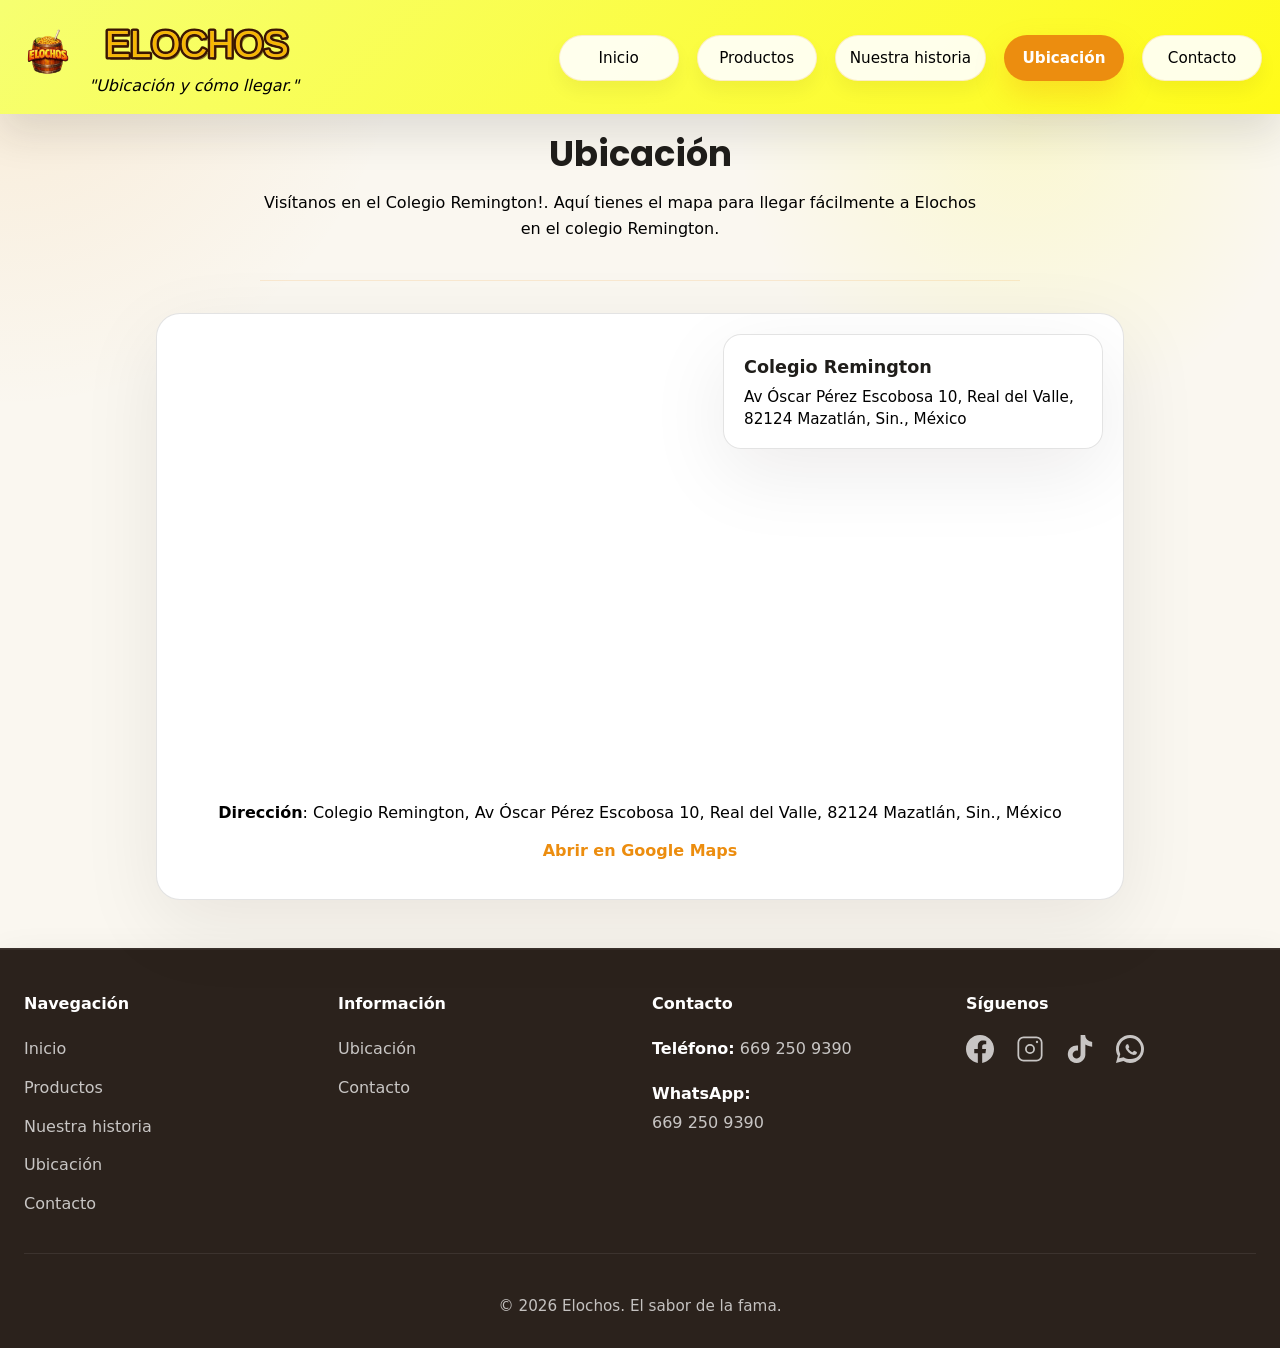
<file: templates/ubicacion.html>
<!doctype html>
<html lang="es">
<head>
  <meta charset="utf-8">
  <meta name="viewport" content="width=device-width,initial-scale=1">
  <title>Ubicación | Elochos</title>
  <link rel="stylesheet" href="../static/css/ubicacion.css">
  <style>
    .map-container{position:relative;max-width:1000px;margin:2rem auto;padding:0 1rem}
    .map-card{background:var(--surface);border:1px solid var(--border);border-radius:24px;box-shadow:var(--shadow);overflow:hidden;position:relative}
    .map-overlay{position:absolute;top:20px;right:20px;left:auto;z-index:2;background:rgba(255,255,255,0.98);border:1px solid var(--border);border-radius:18px;padding:18px 20px;box-shadow:var(--shadow);max-width:380px}
    .map-overlay h3{margin:0 0 6px;font-size:1.1rem}
    .map-overlay p{margin:0;color:var(--muted);font-size:0.95rem;line-height:1.4}
    .map-frame{width:100%;height:450px;border:0}
    .address{text-align:center;padding:24px 20px}
    .address p{margin:0.75rem 0;color:var(--muted)}
    .map-card a{color:var(--accent);font-weight:600}
    @media (max-width:600px){
      .map-frame{height:300px}
      .map-overlay{position:static;margin:16px;max-width:none}
    }
  </style>
</head>
<body>
  <header class="site-header">
    <div class="brand">
      <a href="../index.html">
        <img src="../static/img/elochoslogo.png" alt="Logo Elochos" class="logo" />
      </a>
      <div>
        <img src="../static/img/elochostexto.svg" alt="Elochos" class="logo-text" />
        <p>Ubicación y cómo llegar.</p>
      </div>
    </div>
    <nav id="site-menu" class="site-nav nav-links" aria-label="Menú principal">
      <a href="../index.html">Inicio</a>
      <a href="productos.html">Productos</a>
      <a href="historia.html">Nuestra historia</a>
      <a href="ubicacion.html" class="active">Ubicación</a>
      <a href="contacto.html">Contacto</a>
    </nav>
    <button class="hamburger" aria-expanded="false" aria-controls="site-menu" aria-label="Abrir menú desplegable">
      <span>Menú desplegable</span>
    </button>
  </header>

  <main class="page-content">
    <section class="section-heading">
      <h2>Ubicación</h2>
      <p>Visítanos en el Colegio Remington!. Aquí tienes el mapa para llegar fácilmente a Elochos en el colegio Remington.</p>
    </section>

    <section class="map-container">
      <div class="map-card">
        <div class="map-overlay">
          <h3>Colegio Remington</h3>
          <p>Av Óscar Pérez Escobosa 10, Real del Valle, 82124 Mazatlán, Sin., México</p>
        </div>
        <iframe class="map-frame" src="https://www.google.com/maps/embed?pb=!1m18!1m12!1m3!1d3665.0980201630878!2d-106.42540482599031!3d23.27588780683006!2m3!1f0!2f0!3f0!3m2!1i1024!2i768!4f13.1!3m3!1m2!1s0x8698ad23873f5e35%3A0x8af2fbb7fe4e017b!2sColegio%20Remington!5e0!3m2!1ses-419!2smx!4v1779826177866!5m2!1ses-419!2smx" width="600" height="450" style="border:0;" loading="lazy" allowfullscreen referrerpolicy="no-referrer-when-downgrade" class="map-frame"></iframe>
        <div class="address">
          <p><strong>Dirección</strong>: Colegio Remington, Av Óscar Pérez Escobosa 10, Real del Valle, 82124 Mazatlán, Sin., México</p>
          <p><a href="https://www.google.com/maps/search/?api=1&query=Colegio+Remington%2C+Av+%C3%93scar+P%C3%A9rez+Escobosa+10%2C+Real+del+Valle%2C+82124+Mazatl%C3%A1n%2C+Sin.%2C+M%C3%A9xico" target="_blank" rel="noopener">Abrir en Google Maps</a></p>
        </div>
      </div>
    </section>
  </main>

  <footer class="site-footer">
    <div class="footer-grid">
      <div class="footer-column">
        <h4>Navegación</h4>
        <a href="../index.html">Inicio</a>
        <a href="productos.html">Productos</a>
        <a href="historia.html">Nuestra historia</a>
        <a href="ubicacion.html">Ubicación</a>
        <a href="contacto.html">Contacto</a>
      </div>

      <div class="footer-column">
        <h4>Información</h4>
        <a href="ubicacion.html">Ubicación</a>
        <a href="contacto.html">Contacto</a>
      </div>

      <div class="footer-column">
        <h4>Contacto</h4>
        <p><strong>Teléfono:</strong> 669 250 9390</p>
        <p><strong>WhatsApp:</strong> <a href="https://wa.me/6692509390">669 250 9390</a></p>
      </div>

      <div class="footer-column">
        <h4>Síguenos</h4>
        <div class="footer-social">
          <a class="social-link" href="https://www.facebook.com/share/1BVQnHbkHA/?mibextid=wwXIfr" target="_blank" rel="noopener" aria-label="Facebook">
            <svg class="icon" viewBox="0 0 24 24" fill="currentColor" xmlns="http://www.w3.org/2000/svg" aria-hidden="true">
              <path d="M24 12.073c0-6.627-5.373-12-12-12s-12 5.373-12 12c0 5.99 4.388 10.954 10.125 11.854v-8.385H7.078v-3.47h3.047V9.43c0-3.007 1.792-4.669 4.533-4.669 1.312 0 2.686.235 2.686.235v2.953H15.83c-1.491 0-1.956.925-1.956 1.874v2.25h3.328l-.532 3.47h-2.796v8.385C19.612 23.027 24 18.062 24 12.073z"/>
            </svg>
          </a>
          <a class="social-link" href="https://www.instagram.com/elochos__/" target="_blank" rel="noopener" aria-label="Instagram">
            <svg class="icon" viewBox="0 0 24 24" fill="currentColor" xmlns="http://www.w3.org/2000/svg" aria-hidden="true">
              <rect x="2" y="2" width="20" height="20" rx="4.5" fill="none" stroke="currentColor" stroke-width="1.5"/>
              <circle cx="12" cy="12" r="3.5" fill="none" stroke="currentColor" stroke-width="1.5"/>
              <circle cx="18" cy="6" r="1" fill="currentColor"/>
            </svg>
          </a>
          <a class="social-link" href="https://www.tiktok.com/@elochos__/" target="_blank" rel="noopener" aria-label="TikTok">
            <svg class="icon" viewBox="0 0 24 24" fill="currentColor" xmlns="http://www.w3.org/2000/svg" aria-hidden="true">
              <path d="M12.525.02c1.31-.02 2.61-.01 3.91-.02.08 1.53.63 3.09 1.75 4.17 1.12 1.11 2.7 1.62 4.24 1.79v4.03c-1.44-.05-2.89-.35-4.2-.97-.57-.26-1.1-.59-1.62-.93-.01 2.92.01 5.84-.02 8.75-.08 1.4-.54 2.79-1.35 3.94-1.31 1.92-3.58 3.17-5.91 3.21-1.43.08-2.86-.31-4.08-1.03-2.02-1.19-3.44-3.37-3.65-5.71-.02-.5-.03-1-.01-1.49.18-1.9 1.12-3.72 2.58-4.96 1.66-1.44 3.98-2.13 6.15-1.72.02 1.48-.04 2.96-.04 4.44-.99-.32-2.15-.23-3.02.37-.63.41-1.11 1.04-1.36 1.75-.21.51-.15 1.07-.14 1.61.24 1.64 1.82 3.02 3.5 2.87 1.12-.01 2.19-.66 2.77-1.61.19-.33.4-.67.41-1.06.1-1.79.06-3.57.07-5.36.01-4.03-.01-8.05.02-12.07z"/>
            </svg>
          </a>
          <a class="social-link" href="https://wa.me/6692509390" target="_blank" rel="noopener" aria-label="WhatsApp">
            <svg class="icon" viewBox="0 0 24 24" fill="currentColor" xmlns="http://www.w3.org/2000/svg" aria-hidden="true">
              <path d="M20.52 3.48A11.86 11.86 0 0012 0C5.37 0 0 5.37 0 12c0 2.1.55 4.1 1.6 5.82L0 24l6.38-1.66A11.94 11.94 0 0012 24c6.63 0 12-5.37 12-12 0-1.98-.52-3.84-1.48-5.52zm-8.58 17.1c-1.8 0-3.55-.48-5.08-1.38l-.36-.21-3.78.98.96-3.68-.23-.37A9.53 9.53 0 012.5 12c0-5.2 4.22-9.5 9.5-9.5 2.54 0 4.92.99 6.7 2.8A9.4 9.4 0 0121.5 12c0 5.2-4.22 8.98-9.56 8.58z"/>
              <path d="M17.4 14.38c-.24-.12-1.42-.7-1.64-.78-.22-.08-.38-.12-.54.12-.16.24-.62.78-.76.94-.14.16-.28.18-.52.06-.24-.12-1.02-.38-1.94-1.2-.72-.64-1.2-1.42-1.34-1.66-.14-.24-.02-.36.10-.48.10-.10.24-.26.36-.40.12-.14.16-.24.24-.40.08-.16.04-.30-.02-.42-.06-.12-.54-1.30-.74-1.78-.20-.46-.40-.40-.54-.40-.14 0-.30 0-.46 0-.16 0-.42.06-.64.30-.22.24-.84.82-.84 2.00 0 1.18.86 2.32.98 2.48.12.16 1.70 2.60 4.12 3.64.58.25 1.03.40 1.38.52.58.20 1.10.17 1.52.10.46-.08 1.42-.58 1.62-1.14.20-.56.20-1.04.14-1.14-.06-.12-.22-.18-.46-.30z"/>
            </svg>
          </a>
        </div>
      </div>
    </div>
    <div class="footer-bottom">
      <p class="footer-note">© 2026 Elochos. El sabor de la fama.</p>
    </div>
  </footer>
  <script src="../static/js/menu.js"></script>
</body>
</html>
</file>
<file: static/css/home.css>
@import url("base.css");

img {
  max-width: 100%;
  height: auto;
  border-radius: 24px;
}

.hero {
  padding: 56px 0 24px;
  border-radius: 0;
  background: transparent;
  box-shadow: none;
  position: relative;
  overflow: visible;
}

.hero::before {
  display: none;
}

.hero-copy,
.hero-media {
  position: relative;
  z-index: 1;
}

.hero-copy {
  display: grid;
  gap: 22px;
}

.hero-badge {
  display: inline-flex;
  flex-direction: column;
  gap: 10px;
  max-width: 420px;
  padding: 18px 22px;
  border-radius: 22px;
  background: rgba(255, 255, 255, 0.95);
  border: 1px solid rgba(236, 141, 15, 0.18);
  box-shadow: 0 18px 40px rgba(22, 18, 14, 0.08);
}

.badge-label {
  display: inline-flex;
  align-items: center;
  justify-content: center;
  width: fit-content;
  padding: 0.55rem 1rem;
  border-radius: 999px;
  background: var(--accent);
  color: #fff;
  font-weight: 700;
  font-size: 0.82rem;
  letter-spacing: 0.08em;
  text-transform: uppercase;
}

.hero-badge p {
  margin: 0;
  color: var(--text);
  font-weight: 600;
  line-height: 1.65;
}

.button {
  display: inline-flex;
  align-items: center;
  justify-content: center;
  gap: 12px;
  padding: 1rem 1.8rem;
  border-radius: 999px;
  border: none;
  background: var(--accent);
  color: #fff;
  font-weight: 700;
  font-size: 0.98rem;
  transition: transform 0.22s ease, box-shadow 0.22s ease, background 0.22s ease;
  box-shadow: 0 18px 40px rgba(236, 141, 15, 0.2);
}

.button:hover {
  transform: translateY(-2px);
  background: #d9780d;
}

.button.secondary {
  background: rgba(255, 255, 255, 0.96);
  color: var(--text);
  border: 1px solid rgba(236, 141, 15, 0.22);
  box-shadow: 0 14px 30px rgba(22, 18, 14, 0.08);
}

.button.secondary:hover {
  background: #fff;
}

.hero-actions {
  display: flex;
  flex-wrap: wrap;
  gap: 16px;
}

.hero-media {
  display: grid;
  gap: 22px;
}

.hero-media img {
  border-radius: 36px;
  min-height: 420px;
  object-fit: cover;
}

.hero-stats {
  grid-template-columns: repeat(3, minmax(0, 1fr));
}

.hero-stats div {
  background: rgba(255, 255, 255, 0.98);
  border-radius: 24px;
}

.section-heading {
  margin-top: 62px;
  padding: 34px 32px;
  border-radius: 34px;
  background: rgba(255, 255, 255, 0.92);
  border: 1px solid rgba(236, 141, 15, 0.12);
}

.section-heading h2 {
  font-size: clamp(2rem, 3vw, 2.8rem);
}

.feature-grid article {
  background: linear-gradient(180deg, rgba(255, 255, 255, 0.98), #fff);
}

.feature-grid article:hover {
  transform: translateY(-10px);
}

.cta-banner {
  margin-top: 42px;
  padding: 36px 40px;
  background: linear-gradient(135deg, rgba(236, 141, 15, 0.22), rgba(255, 255, 255, 0.98));
}

.cta-banner p {
  font-size: 1.12rem;
  font-weight: 600;
}

.summary-grid article {
  background: rgba(255, 255, 255, 0.95);
}

@media (max-width: 900px) {
  .hero {
    padding: 38px 0 20px;
  }

  .hero-badge {
    max-width: 100%;
  }
}

@media (max-width: 680px) {
  .hero {
    padding: 28px 0 18px;
  }

  .hero .eyebrow,
  .section-heading .eyebrow {
    font-size: 0.78rem;
  }

  .hero-badge {
    padding: 16px;
  }

  .hero-stats {
    grid-template-columns: 1fr;
  }
}
</file>
<file: static/css/contacto.css>
@import url("base.css");

/* CSS específico para la página de contacto */

.page-content > .section-heading {
  text-align: center;
  max-width: 760px;
  margin: 0 auto 2rem;
}

.page-content > .section-heading p {
  text-align: center;
  margin-bottom: 1.8rem;
  color: var(--muted);
}

.contact-grid {
  display: grid;
  grid-template-columns: repeat(2, minmax(0, 1fr));
  gap: 22px;
  margin-top: 28px;
}

.contact-grid article {
  padding: 28px;
  border-radius: 28px;
  background: rgba(255, 255, 255, 0.96);
  border: 1px solid rgba(236, 141, 15, 0.16);
  box-shadow: var(--shadow);
  transition: transform 0.25s ease, box-shadow 0.25s ease;
}

.contact-grid article:hover {
  transform: translateY(-4px);
  box-shadow: 0 26px 70px rgba(22, 18, 14, 0.12);
}

.contact-grid h3 {
  margin-top: 0;
  font-size: 1.2rem;
}

.contact-grid a {
  display: inline-block;
  margin-top: 8px;
  color: var(--accent);
  font-weight: 700;
  word-break: break-word;
}

.contact-note {
  margin-top: 32px;
  padding: 30px;
  background: rgba(255, 255, 255, 0.98);
  border: 1px solid rgba(236, 141, 15, 0.16);
  border-radius: 28px;
  box-shadow: var(--shadow);
}

.contact-note h3 {
  margin-top: 0;
}

.contact-note p {
  margin: 0;
  color: var(--muted);
}

@media (max-width: 900px) {
  .contact-grid {
    grid-template-columns: 1fr;
  }
}

/* Puedes añadir estilos únicos para contacto.html aquí. */
</file>
<file: static/css/historia.css>
@import url("base.css");

/* CSS específico para la página de historia */

.page-content > .section-heading {
  text-align: center;
  max-width: 760px;
  margin: 0 auto 2rem;
  padding: 28px 24px;
  background: rgba(236, 141, 15, 0.08);
  border: 1px solid rgba(236, 141, 15, 0.16);
  border-radius: 28px;
  box-shadow: var(--shadow);
}

.page-content > .section-heading h2 {
  margin-bottom: 1rem;
  font-size: clamp(2.1rem, 3.2vw, 2.8rem);
  line-height: 1.05;
}

.page-content > .section-heading p {
  text-align: center;
  margin-bottom: 2rem;
  color: var(--muted);
  font-size: 1.05rem;
  line-height: 1.8;
}

.story-grid {
  display: grid;
  grid-template-columns: repeat(3, minmax(0, 1fr));
  gap: 24px;
  margin-top: 28px;
}

.story-grid article {
  background: rgba(255, 255, 255, 0.98);
  border: 1px solid rgba(236, 141, 15, 0.16);
  border-radius: 28px;
  padding: 28px;
  box-shadow: var(--shadow);
  transition: transform 0.3s ease, box-shadow 0.3s ease;
}

.story-grid article:hover {
  transform: translateY(-6px);
  box-shadow: 0 32px 80px rgba(22, 18, 14, 0.12);
}

.story-grid h3 {
  margin-top: 0;
  margin-bottom: 0.85rem;
}

.story-grid article p {
  margin: 0;
  color: var(--muted);
  line-height: 1.8;
}

.image-panel {
  display: grid;
  grid-template-columns: 1fr 1.1fr;
  gap: 36px;
  align-items: center;
  margin-top: 32px;
}

.image-panel img {
  width: 100%;
  border-radius: 28px;
  object-fit: cover;
  min-height: 340px;
  box-shadow: 0 28px 70px rgba(22, 18, 14, 0.1);
}

.image-panel div {
  display: grid;
  gap: 18px;
}

.image-panel h3 {
  margin-top: 0;
  font-size: 2rem;
  color: var(--accent);
}

.image-panel p {
  margin: 0;
  color: var(--muted);
  line-height: 1.8;
}

.stickers-section {
  margin-top: 40px;
  padding: 32px;
  background: rgba(255, 255, 255, 0.96);
  border: 1px solid rgba(236, 141, 15, 0.16);
  border-radius: 30px;
  box-shadow: var(--shadow);
}

.stickers-section h2 {
  margin-top: 0;
}

.stickers-section p {
  color: var(--muted);
  max-width: 680px;
}

.stickers-content {
  display: grid;
  grid-template-columns: minmax(280px, 1fr) minmax(380px, 1.3fr);
  gap: 24px;
  align-items: start;
  margin-top: 24px;
}

.stickers-image img {
  width: 100%;
  height: auto;
  border-radius: 24px;
  box-shadow: 0 20px 60px rgba(22, 18, 14, 0.12);
}

.stickers-info {
  display: grid;
  gap: 18px;
}

.stickers-info p {
  margin: 0;
  line-height: 1.75;
  color: var(--muted);
}

.sticker-form {
  display: grid;
  gap: 14px;
}

.sticker-form input[type="text"],
.sticker-form textarea {
  width: 100%;
  padding: 0.85rem 1rem;
  border: 1px solid var(--border);
  border-radius: 18px;
  background: #fff;
  resize: vertical;
}

.sticker-form button {
  width: max-content;
  padding: 0.85rem 1.25rem;
  border: none;
  border-radius: 999px;
  background: var(--accent);
  color: #fff;
  font-weight: 700;
  cursor: pointer;
  transition: background 0.25s ease, transform 0.25s ease;
}

.sticker-form button:hover {
  background: rgba(236, 141, 15, 0.95);
  transform: translateY(-1px);
}

.form-feedback {
  min-height: 1.6rem;
  margin-bottom: 0.75rem;
  font-size: 0.95rem;
  opacity: 0;
  transition: opacity 0.25s ease;
}

.form-feedback.error,
.form-feedback.success {
  opacity: 1;
}

.form-feedback.error {
  color: #c82333;
}

.form-feedback.success {
  color: #1f7a24;
}

.input-error {
  border: 1px solid #c82333;
}

@media (max-width: 960px) {
  .story-grid,
  .stickers-content,
  .image-panel {
    grid-template-columns: 1fr;
  }
}

@media (max-width: 680px) {
  .stickers-section {
    padding: 24px;
  }
}
</file>
<file: static/css/productos.css>
@import url("base.css");

/* CSS específico para la página de productos */

.page-content > .section-heading {
  text-align: center;
  max-width: 760px;
  margin: 0 auto 2.2rem;
}

.page-content > .section-heading p {
  text-align: center;
  margin-bottom: 1.8rem;
  color: var(--muted);
}

.product-list {
  display: grid;
  grid-template-columns: repeat(3, minmax(0, 1fr));
  gap: 24px;
  margin-top: 1.5rem;
}

.product-card {
  display: grid;
  grid-template-columns: 1fr;
  gap: 18px;
  padding: 22px;
  border-radius: 28px;
  background: rgba(255, 255, 255, 0.96);
  border: 1px solid rgba(236, 141, 15, 0.16);
  box-shadow: var(--shadow);
  transition: transform 0.3s ease, box-shadow 0.3s ease;
}

.product-card:hover {
  transform: translateY(-6px);
  box-shadow: 0 30px 90px rgba(22, 18, 14, 0.12);
}

.product-card img {
  width: 100%;
  height: 240px;
  object-fit: cover;
  border-radius: 24px;
}

.product-card h3 {
  margin: 0 0 10px;
  font-size: 1.25rem;
}

.product-card p {
  margin: 0;
  color: var(--muted);
}

.product-price {
  display: inline-block;
  margin-top: 0.75rem;
  padding: 0.55rem 0.95rem;
  border-radius: 999px;
  background: rgba(236, 141, 15, 0.16);
  color: var(--accent);
  font-weight: 700;
  font-size: 0.98rem;
}

.product-card div p.product-price {
  margin: 0.75rem 0 0;
}

.toppings-section {
  margin-top: 42px;
}

.toppings-panel {
  padding: 32px;
  border-radius: 30px;
  background: rgba(255, 255, 255, 0.98);
  border: 1px solid rgba(236, 141, 15, 0.18);
  box-shadow: var(--shadow);
}

.topping-list {
  display: grid;
  grid-template-columns: repeat(2, minmax(0, 1fr));
  gap: 18px;
  margin-top: 24px;
}

.topping-item {
  display: flex;
  align-items: center;
  gap: 18px;
  padding: 22px;
  border-radius: 24px;
  background: #ffffff;
  border: 1px solid var(--border);
  transition: transform 0.25s ease, box-shadow 0.25s ease;
}

.topping-item:hover {
  transform: translateY(-4px);
  box-shadow: 0 20px 52px rgba(22, 18, 14, 0.12);
}

.topping-preview {
  width: 110px;
  height: 110px;
  min-width: 110px;
  display: grid;
  place-items: center;
  border-radius: 24px;
  background: rgba(236, 141, 15, 0.1);
  overflow: hidden;
}

.topping-preview img {
  width: 78%;
  height: 78%;
  object-fit: contain;
}

.topping-details {
  display: flex;
  align-items: center;
  gap: 16px;
  width: 100%;
}

.topping-details p {
  margin: 0;
  font-weight: 700;
}

.topping-line {
  flex: 1;
  height: 1px;
  background: var(--border);
}

@media (max-width: 960px) {
  .product-list,
  .topping-list {
    grid-template-columns: 1fr;
  }
}

/* Puedes añadir estilos únicos para productos.html aquí. */
</file>
<file: static/css/ubicacion.css>
@import url("base.css");

/* CSS específico para la página de ubicación */

.page-content > .section-heading {
  text-align: center;
  max-width: 760px;
  margin: 0 auto 2rem;
}

.page-content > .section-heading p {
  text-align: center;
  margin-bottom: 1.8rem;
  color: var(--muted);
}

.map-container {
  margin: 2rem auto 0;
  padding: 0 1rem;
  max-width: 1020px;
}

.map-card {
  background: rgba(255, 255, 255, 0.98);
  border: 1px solid rgba(236, 141, 15, 0.16);
  border-radius: 28px;
  box-shadow: var(--shadow);
  overflow: hidden;
  position: relative;
}

.map-overlay {
  position: absolute;
  top: 24px;
  left: 24px;
  right: auto;
  z-index: 2;
  background: rgba(255, 255, 255, 0.95);
  border: 1px solid rgba(236, 141, 15, 0.16);
  border-radius: 22px;
  padding: 22px 24px;
  box-shadow: 0 14px 40px rgba(22, 18, 14, 0.08);
  max-width: 420px;
}

.map-overlay h3 {
  margin: 0 0 8px;
  font-size: 1.15rem;
}

.map-overlay p {
  margin: 0;
  color: var(--muted);
  line-height: 1.6;
  font-size: 0.95rem;
}

.map-frame {
  width: 100%;
  min-height: 450px;
  border: 0;
  display: block;
}

.address {
  text-align: center;
  padding: 26px 22px 28px;
}

.address p {
  margin: 0.75rem 0;
  color: var(--muted);
}

.address a {
  color: var(--accent);
  font-weight: 700;
}

@media (max-width: 960px) {
  .map-overlay {
    position: static;
    margin: 16px;
    max-width: none;
  }
}

@media (max-width: 680px) {
  .map-frame {
    min-height: 320px;
  }
}

/* Puedes añadir estilos únicos para ubicacion.html aquí. */
</file>
